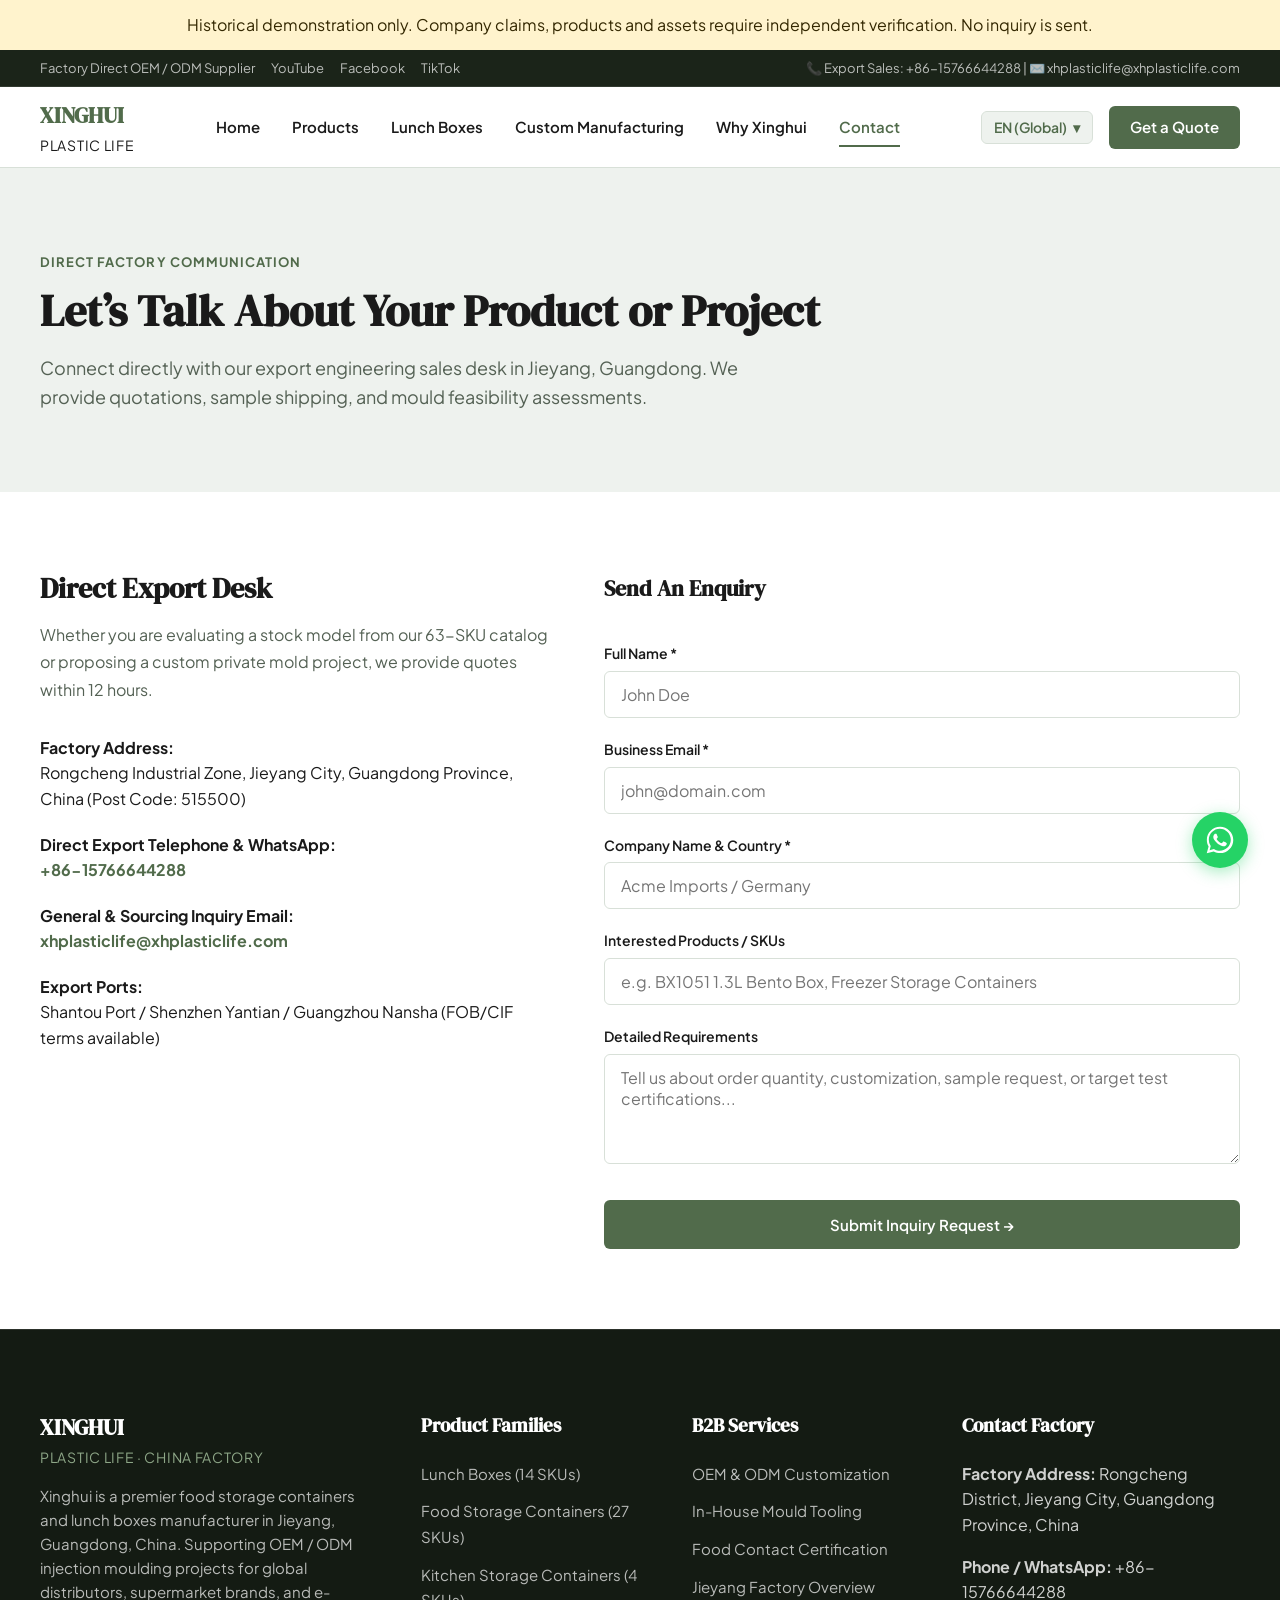
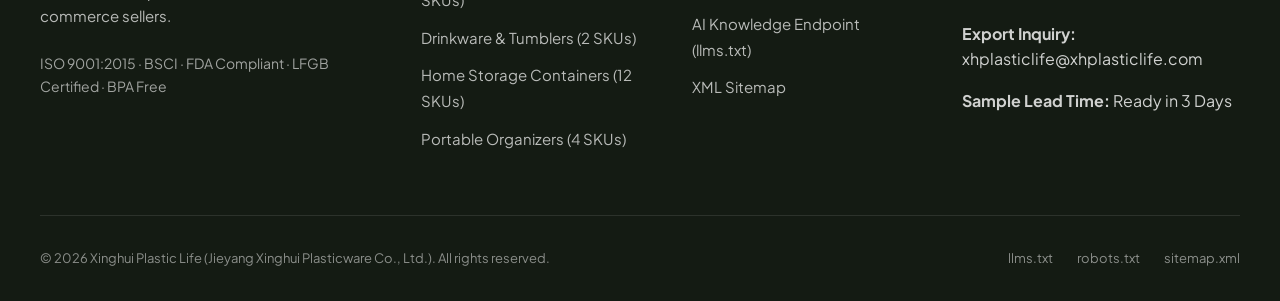
<file: templates/b2b-factory-starter/contact.html>
<!DOCTYPE html>
<html lang="en">
<head>
  <meta name="robots" content="noindex, nofollow">
  <meta charset="UTF-8">
  <meta name="viewport" content="width=device-width, initial-scale=1.0">
  <title>Contact Xinghui | Request Quotation & Sourcing Discussion</title>
  <meta name="description" content="Contact Xinghui about wholesale food storage containers, custom product development or e-commerce sourcing. Direct factory inquiry desk in Jieyang, China.">
    <!-- Default Site Protection (from b2b-global-brand-site-master) -->
  <meta http-equiv="X-Frame-Options" content="DENY">
  <meta http-equiv="Content-Security-Policy" content="frame-ancestors 'none';">
  <link rel="stylesheet" href="css/style.css">
</head>
<body>
<aside role="note" style="padding:12px;text-align:center;background:#fff3cd;color:#332701">Historical demonstration only. Company claims, products and assets require independent verification. No inquiry is sent.</aside>
  
    <!-- Top Utility Bar -->
    <div class="top-utility-bar">
      <div class="page-container top-utility-content">
        <div class="top-social-links">
          <span>Factory Direct OEM / ODM Supplier</span>
          <a href="https://www.youtube.com/@gdxinghui" target="_blank" rel="noopener" aria-label="YouTube">YouTube</a>
          <a href="https://www.facebook.com/profile.php?id=61577398111498" target="_blank" rel="noopener" aria-label="Facebook">Facebook</a>
          <a href="https://www.tiktok.com/@gdxinghui" target="_blank" rel="noopener" aria-label="TikTok">TikTok</a>
        </div>
        <div>
          <span>📞 Export Sales: +86-15766644288</span> | <span>✉️ xhplasticlife@xhplasticlife.com</span>
        </div>
      </div>
    </div>

    <!-- Main Sticky Header -->
    <header class="site-header">
      <div class="page-container site-header-inner">
        <a href="index.html" class="brand-logo-wrap" aria-label="Xinghui Plastic Life Home">
          <div class="brand-logo-text">
            XINGHUI
            <span>Plastic Life</span>
          </div>
        </a>

        <!-- Desktop Navigation -->
        <nav class="main-navigation" aria-label="Primary Navigation">
          <a href="index.html" class="nav-link ">Home</a>
          <a href="products.html" class="nav-link ">Products</a>
          <a href="lunch-boxes.html" class="nav-link ">Lunch Boxes</a>
          <a href="custom-solutions.html" class="nav-link ">Custom Manufacturing</a>
          <a href="about.html" class="nav-link ">Why Xinghui</a>
          <a href="contact.html" class="nav-link active">Contact</a>
        </nav>

        <!-- Header Actions: Multilingual & RFQ CTA -->
        <div class="header-actions">
          <div class="lang-dropdown" id="langSelector">
            <button class="lang-btn" aria-label="Select Language">
              <span>EN (Global)</span> ▾
            </button>
            <div class="lang-menu">English demonstration only</div>
          </div>
          <a href="contact.html" class="btn btn-primary" style="padding: 0.55rem 1.25rem;">Get a Quote</a>
          <button class="mobile-toggle" id="mobileToggle" aria-label="Toggle navigation menu">
            <span></span>
            <span></span>
            <span></span>
          </button>
        </div>
      </div>
    </header>

    <!-- Mobile Drawer Navigation -->
    <div class="mobile-drawer" id="mobileDrawer">
      <div class="mobile-drawer-header">
        <div class="brand-logo-text">XINGHUI <span>Plastic Life</span></div>
        <button id="closeDrawer" style="background:none; border:none; font-size:1.5rem; cursor:pointer;" aria-label="Close menu">&times;</button>
      </div>
      <div class="mobile-nav-links">
        <a href="index.html">Home</a>
        <a href="products.html">All Products (63 SKUs)</a>
        <a href="lunch-boxes.html">Wholesale Lunch Boxes</a>
        <a href="custom-solutions.html">Custom Manufacturing</a>
        <a href="about.html">About Factory</a>
        <a href="contact.html">Get Quotation / RFQ</a>
      </div>
      <div style="margin-top: 2rem; padding-top: 1.5rem; border-top: 1px solid var(--color-border);">
        <p style="font-size: 0.875rem; color: var(--color-fg-muted); margin-bottom: 0.5rem;">Direct Export Desk:</p>
        <p><strong>+86-15766644288</strong></p>
        <p>xhplasticlife@xhplasticlife.com</p>
      </div>
    </div>
    

  <div class="surface-tint section-padding">
    <div class="page-container">
      <span class="eyebrow">Direct Factory Communication</span>
      <h1 class="section-title">Let’s Talk About Your Product or Project</h1>
      <p class="section-lead">
        Connect directly with our export engineering sales desk in Jieyang, Guangdong. We provide quotations, sample shipping, and mould feasibility assessments.
      </p>
    </div>
  </div>

  <div class="page-container section-padding">
    <div class="rfq-box-grid">
      <div>
        <h2 class="section-title" style="font-size:1.75rem;">Direct Export Desk</h2>
        <p style="color:var(--color-fg-muted); line-height:1.7; margin-bottom:2rem;">
          Whether you are evaluating a stock model from our 63-SKU catalog or proposing a custom private mold project, we provide quotes within 12 hours.
        </p>

        <div style="display:flex; flex-direction:column; gap:1.25rem;">
          <div>
            <strong>Factory Address:</strong><br>
            Rongcheng Industrial Zone, Jieyang City, Guangdong Province, China (Post Code: 515500)
          </div>
          <div>
            <strong>Direct Export Telephone & WhatsApp:</strong><br>
            <a href="tel:+8615766644288" style="color:var(--color-accent-strong); font-weight:700;">+86-15766644288</a>
          </div>
          <div>
            <strong>General & Sourcing Inquiry Email:</strong><br>
            <a href="mailto:xhplasticlife@xhplasticlife.com" style="color:var(--color-accent-strong); font-weight:700;">xhplasticlife@xhplasticlife.com</a>
          </div>
          <div>
            <strong>Export Ports:</strong><br>
            Shantou Port / Shenzhen Yantian / Guangzhou Nansha (FOB/CIF terms available)
          </div>
        </div>
      </div>

      <form class="rfq-form rfq-form-submit">
            <!-- Honeypot Bot Trap (from b2b-global-brand-site-master) -->
            <input type="text" name="_hp_check" style="display:none !important; position:absolute; left:-9999px;" tabindex="-1" autocomplete="off">
        <h3 style="font-family:var(--font-display); font-size:1.35rem; margin-bottom:1rem;">Send An Enquiry</h3>
        <div class="form-group">
          <label class="form-label">Full Name *</label>
          <input type="text" name="name" class="form-control" required placeholder="John Doe">
        </div>
        <div class="form-group">
          <label class="form-label">Business Email *</label>
          <input type="email" name="email" class="form-control" required placeholder="john@domain.com">
        </div>
        <div class="form-group">
          <label class="form-label">Company Name & Country *</label>
          <input type="text" name="company" class="form-control" required placeholder="Acme Imports / Germany">
        </div>
        <div class="form-group">
          <label class="form-label">Interested Products / SKUs</label>
          <input type="text" name="sku" class="form-control" placeholder="e.g. BX1051 1.3L Bento Box, Freezer Storage Containers">
        </div>
        <div class="form-group">
          <label class="form-label">Detailed Requirements</label>
          <textarea name="message" class="form-control" rows="4" placeholder="Tell us about order quantity, customization, sample request, or target test certifications..."></textarea>
        </div>
        <button type="submit" class="btn btn-primary" style="margin-top:1rem;">Submit Inquiry Request →</button>
      </form>
    </div>
  </div>

  
    <footer class="site-footer">
      <div class="page-container">
        <div class="footer-grid">
          <div class="footer-col">
            <div class="brand-logo-text" style="color: #fff; margin-bottom: 1rem;">
              XINGHUI
              <span style="color: var(--color-accent);">Plastic Life · China Factory</span>
            </div>
            <p style="font-size: 0.9375rem; line-height: 1.6; color: rgba(255,255,255,0.7); margin-bottom: 1.5rem;">
              Xinghui is a premier food storage containers and lunch boxes manufacturer in Jieyang, Guangdong, China. Supporting OEM / ODM injection moulding projects for global distributors, supermarket brands, and e-commerce sellers.
            </p>
            <div style="font-size: 0.875rem; color: rgba(255,255,255,0.6);">
              ISO 9001:2015 · BSCI · FDA Compliant · LFGB Certified · BPA Free
            </div>
          </div>

          <div class="footer-col">
            <h4>Product Families</h4>
            <ul>
              <li><a href="lunch-boxes.html">Lunch Boxes (14 SKUs)</a></li>
              <li><a href="products.html?cat=food-storage-containers">Food Storage Containers (27 SKUs)</a></li>
              <li><a href="products.html?cat=kitchen-storage-containers">Kitchen Storage Containers (4 SKUs)</a></li>
              <li><a href="products.html?cat=drinkware">Drinkware & Tumblers (2 SKUs)</a></li>
              <li><a href="products.html?cat=home-storage-containers">Home Storage Containers (12 SKUs)</a></li>
              <li><a href="products.html?cat=portable-organizers">Portable Organizers (4 SKUs)</a></li>
            </ul>
          </div>

          <div class="footer-col">
            <h4>B2B Services</h4>
            <ul>
              <li><a href="custom-solutions.html">OEM & ODM Customization</a></li>
              <li><a href="custom-solutions.html#tooling">In-House Mould Tooling</a></li>
              <li><a href="about.html#compliance">Food Contact Certification</a></li>
              <li><a href="about.html">Jieyang Factory Overview</a></li>
              <li><a href="llms.txt">AI Knowledge Endpoint (llms.txt)</a></li>
              <li><a href="sitemap.xml">XML Sitemap</a></li>
            </ul>
          </div>

          <div class="footer-col">
            <h4>Contact Factory</h4>
            <ul style="gap: 1rem;">
              <li><strong>Factory Address:</strong> Rongcheng District, Jieyang City, Guangdong Province, China</li>
              <li><strong>Phone / WhatsApp:</strong> +86-15766644288</li>
              <li><strong>Export Inquiry:</strong> xhplasticlife@xhplasticlife.com</li>
              <li><strong>Sample Lead Time:</strong> Ready in 3 Days</li>
            </ul>
          </div>
        </div>

        <div class="footer-bottom">
          <div>© 2026 Xinghui Plastic Life (Jieyang Xinghui Plasticware Co., Ltd.). All rights reserved.</div>
          <div style="display: flex; gap: 1.5rem;">
            <a href="llms.txt" style="color:inherit;">llms.txt</a>
            <a href="robots.txt" style="color:inherit;">robots.txt</a>
            <a href="sitemap.xml" style="color:inherit;">sitemap.xml</a>
          </div>
        </div>
      </div>
    </footer>

    <!-- WhatsApp Quick Contact Floating Button -->
    <a href="https://wa.me/8615766644288?text=Hello%20Xinghui%20Factory,%20I%20am%20interested%20in%20your%20food%20storage%20containers%20and%20lunch%20boxes." 
       class="whatsapp-float" target="_blank" rel="noopener" aria-label="Chat on WhatsApp">
      <svg width="32" height="32" viewBox="0 0 24 24" fill="currentColor">
        <path d="M12.04 2c-5.46 0-9.91 4.45-9.91 9.91 0 1.75.46 3.45 1.32 4.95L2.05 22l5.25-1.38c1.45.79 3.08 1.21 4.74 1.21 5.46 0 9.91-4.45 9.91-9.91 0-5.46-4.45-9.92-9.91-9.92zm0 18.15c-1.52 0-3.01-.41-4.31-1.18l-.31-.18-3.2.84.85-3.12-.2-.32a8.212 8.212 0 0 1-1.26-4.38c0-4.54 3.7-8.24 8.24-8.24 4.54 0 8.24 3.7 8.24 8.24 0 4.54-3.7 8.24-8.24 8.24zm4.52-6.17c-.25-.12-1.47-.72-1.7-.81-.23-.08-.39-.12-.56.12-.17.25-.64.81-.79.97-.14.17-.29.19-.54.06-.25-.12-1.05-.39-2-1.23-.74-.66-1.24-1.47-1.39-1.72-.14-.25-.02-.38.11-.5.11-.11.25-.29.37-.43.12-.14.17-.25.25-.41.08-.17.04-.31-.02-.43-.06-.12-.56-1.34-.76-1.84-.2-.48-.4-.42-.56-.43h-.47c-.17 0-.43.06-.66.31-.23.25-.87.85-.87 2.07 0 1.22.89 2.4 1.01 2.57.12.17 1.75 2.67 4.24 3.74.59.26 1.05.41 1.41.53.6.19 1.14.16 1.57.1.48-.07 1.47-.6 1.68-1.18.21-.58.21-1.07.15-1.18-.06-.12-.22-.19-.47-.31z"/>
      </svg>
    </a>
    <script src="js/main.js"></script>
    <script type="module" src="js/sourcing_estimator.js"></script>
    
</body>
</html>
</file>
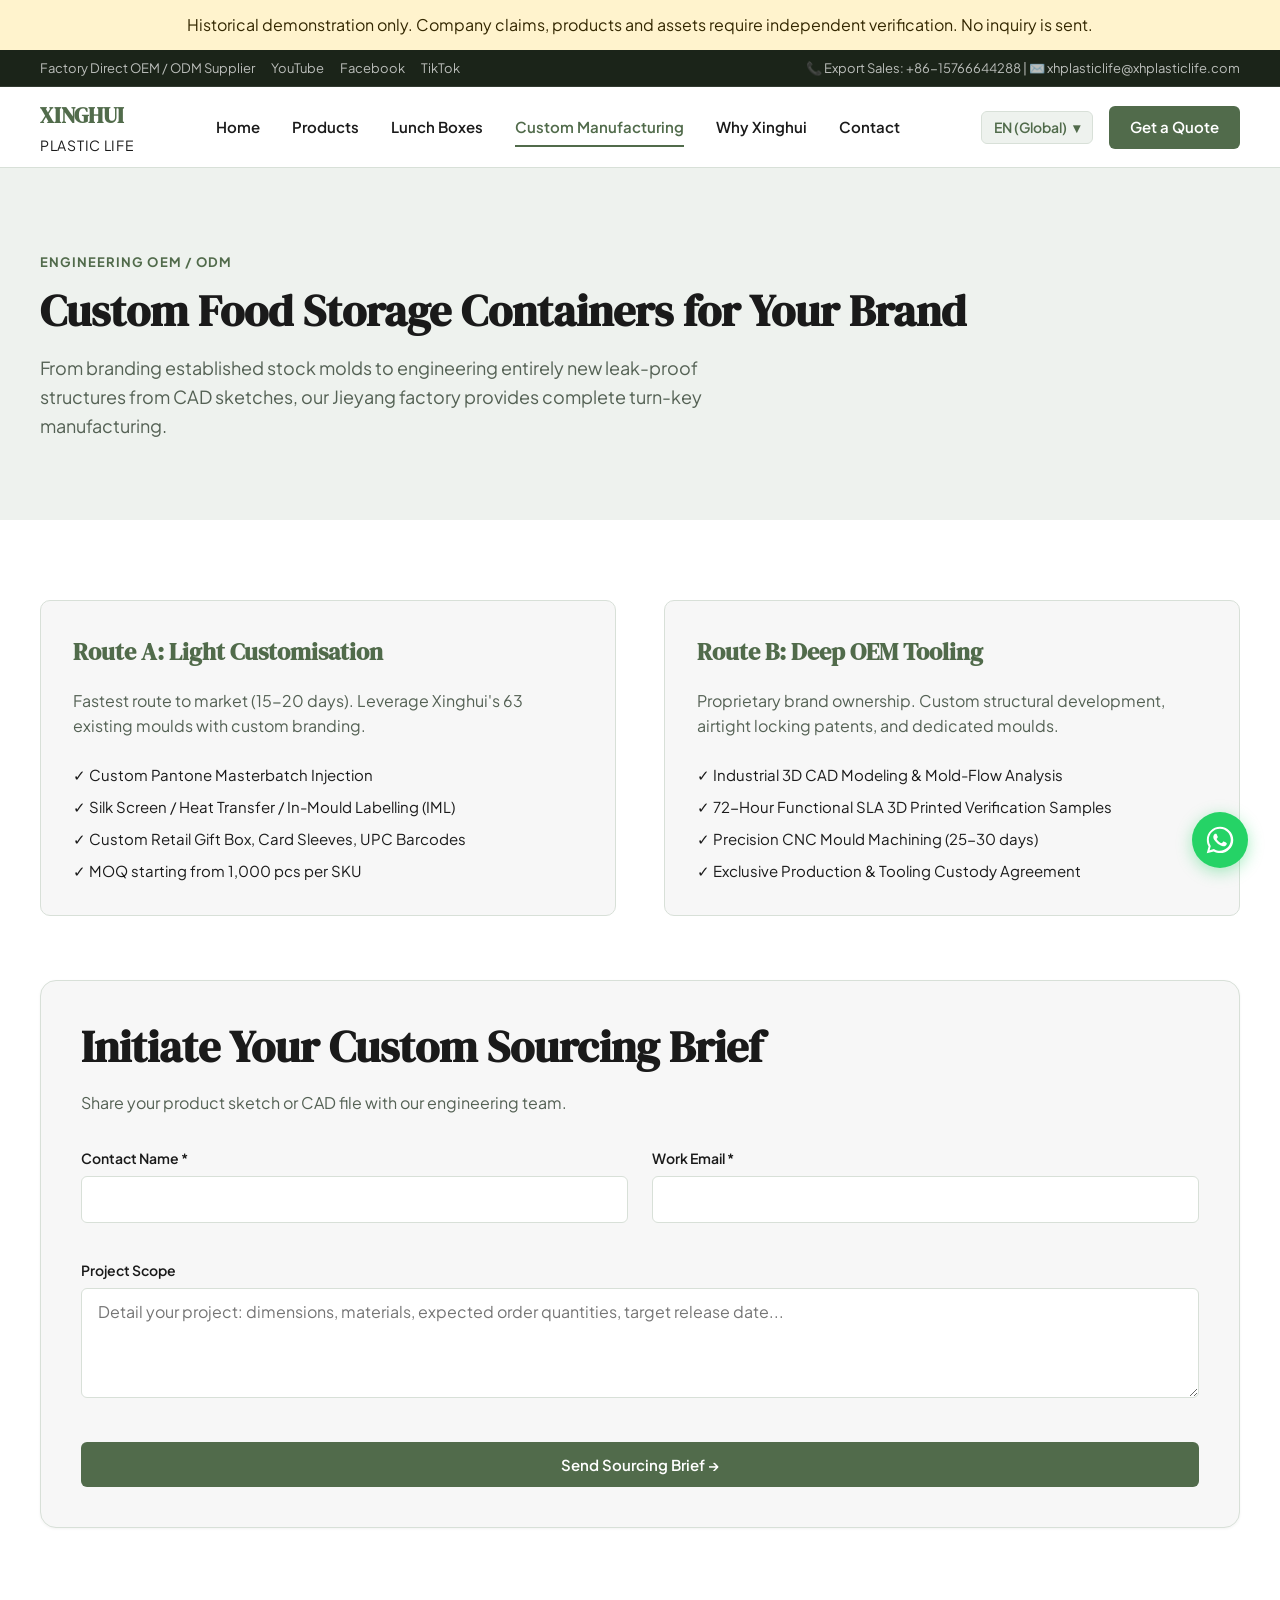
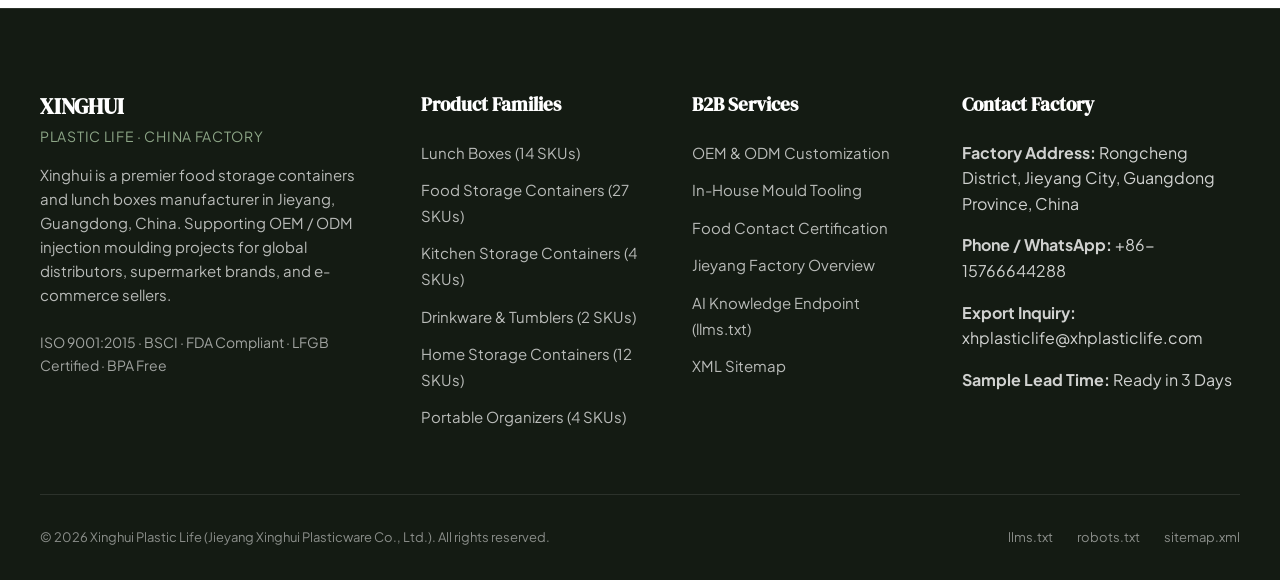
<file: templates/b2b-factory-starter/custom-solutions.html>
<!DOCTYPE html>
<html lang="en">
<head>
  <meta name="robots" content="noindex, nofollow">
  <meta charset="UTF-8">
  <meta name="viewport" content="width=device-width, initial-scale=1.0">
  <title>Custom Food Storage Containers | OEM & ODM Moulding | Xinghui</title>
  <meta name="description" content="Develop custom food storage containers with Xinghui: ready-to-make branding, in-house tooling, 3D prototypes, and mass injection moulding in Jieyang, China.">
    <!-- Default Site Protection (from b2b-global-brand-site-master) -->
  <meta http-equiv="X-Frame-Options" content="DENY">
  <meta http-equiv="Content-Security-Policy" content="frame-ancestors 'none';">
  <link rel="stylesheet" href="css/style.css">
</head>
<body>
<aside role="note" style="padding:12px;text-align:center;background:#fff3cd;color:#332701">Historical demonstration only. Company claims, products and assets require independent verification. No inquiry is sent.</aside>
  
    <!-- Top Utility Bar -->
    <div class="top-utility-bar">
      <div class="page-container top-utility-content">
        <div class="top-social-links">
          <span>Factory Direct OEM / ODM Supplier</span>
          <a href="https://www.youtube.com/@gdxinghui" target="_blank" rel="noopener" aria-label="YouTube">YouTube</a>
          <a href="https://www.facebook.com/profile.php?id=61577398111498" target="_blank" rel="noopener" aria-label="Facebook">Facebook</a>
          <a href="https://www.tiktok.com/@gdxinghui" target="_blank" rel="noopener" aria-label="TikTok">TikTok</a>
        </div>
        <div>
          <span>📞 Export Sales: +86-15766644288</span> | <span>✉️ xhplasticlife@xhplasticlife.com</span>
        </div>
      </div>
    </div>

    <!-- Main Sticky Header -->
    <header class="site-header">
      <div class="page-container site-header-inner">
        <a href="index.html" class="brand-logo-wrap" aria-label="Xinghui Plastic Life Home">
          <div class="brand-logo-text">
            XINGHUI
            <span>Plastic Life</span>
          </div>
        </a>

        <!-- Desktop Navigation -->
        <nav class="main-navigation" aria-label="Primary Navigation">
          <a href="index.html" class="nav-link ">Home</a>
          <a href="products.html" class="nav-link ">Products</a>
          <a href="lunch-boxes.html" class="nav-link ">Lunch Boxes</a>
          <a href="custom-solutions.html" class="nav-link active">Custom Manufacturing</a>
          <a href="about.html" class="nav-link ">Why Xinghui</a>
          <a href="contact.html" class="nav-link ">Contact</a>
        </nav>

        <!-- Header Actions: Multilingual & RFQ CTA -->
        <div class="header-actions">
          <div class="lang-dropdown" id="langSelector">
            <button class="lang-btn" aria-label="Select Language">
              <span>EN (Global)</span> ▾
            </button>
            <div class="lang-menu">English demonstration only</div>
          </div>
          <a href="contact.html" class="btn btn-primary" style="padding: 0.55rem 1.25rem;">Get a Quote</a>
          <button class="mobile-toggle" id="mobileToggle" aria-label="Toggle navigation menu">
            <span></span>
            <span></span>
            <span></span>
          </button>
        </div>
      </div>
    </header>

    <!-- Mobile Drawer Navigation -->
    <div class="mobile-drawer" id="mobileDrawer">
      <div class="mobile-drawer-header">
        <div class="brand-logo-text">XINGHUI <span>Plastic Life</span></div>
        <button id="closeDrawer" style="background:none; border:none; font-size:1.5rem; cursor:pointer;" aria-label="Close menu">&times;</button>
      </div>
      <div class="mobile-nav-links">
        <a href="index.html">Home</a>
        <a href="products.html">All Products (63 SKUs)</a>
        <a href="lunch-boxes.html">Wholesale Lunch Boxes</a>
        <a href="custom-solutions.html">Custom Manufacturing</a>
        <a href="about.html">About Factory</a>
        <a href="contact.html">Get Quotation / RFQ</a>
      </div>
      <div style="margin-top: 2rem; padding-top: 1.5rem; border-top: 1px solid var(--color-border);">
        <p style="font-size: 0.875rem; color: var(--color-fg-muted); margin-bottom: 0.5rem;">Direct Export Desk:</p>
        <p><strong>+86-15766644288</strong></p>
        <p>xhplasticlife@xhplasticlife.com</p>
      </div>
    </div>
    

  <div class="surface-tint section-padding">
    <div class="page-container">
      <span class="eyebrow">Engineering OEM / ODM</span>
      <h1 class="section-title">Custom Food Storage Containers for Your Brand</h1>
      <p class="section-lead">
        From branding established stock molds to engineering entirely new leak-proof structures from CAD sketches, our Jieyang factory provides complete turn-key manufacturing.
      </p>
    </div>
  </div>

  <div class="page-container section-padding">
    <div style="display:grid; grid-template-columns:1fr 1fr; gap:3rem; margin-bottom:4rem;" class="sm:grid-cols-2">
      <div style="background:var(--color-light); padding:2rem; border-radius:var(--radius-md); border:1px solid var(--color-border);">
        <h3 style="font-family:var(--font-display); font-size:1.5rem; margin-bottom:1rem; color:var(--color-accent-strong);">Route A: Light Customisation</h3>
        <p style="color:var(--color-fg-muted); margin-bottom:1.5rem;">Fastest route to market (15-20 days). Leverage Xinghui's 63 existing moulds with custom branding.</p>
        <ul style="list-style:none; display:flex; flex-direction:column; gap:0.5rem; font-size:0.9375rem;">
          <li>✓ Custom Pantone Masterbatch Injection</li>
          <li>✓ Silk Screen / Heat Transfer / In-Mould Labelling (IML)</li>
          <li>✓ Custom Retail Gift Box, Card Sleeves, UPC Barcodes</li>
          <li>✓ MOQ starting from 1,000 pcs per SKU</li>
        </ul>
      </div>

      <div style="background:var(--color-light); padding:2rem; border-radius:var(--radius-md); border:1px solid var(--color-border);">
        <h3 style="font-family:var(--font-display); font-size:1.5rem; margin-bottom:1rem; color:var(--color-accent-strong);">Route B: Deep OEM Tooling</h3>
        <p style="color:var(--color-fg-muted); margin-bottom:1.5rem;">Proprietary brand ownership. Custom structural development, airtight locking patents, and dedicated moulds.</p>
        <ul style="list-style:none; display:flex; flex-direction:column; gap:0.5rem; font-size:0.9375rem;">
          <li>✓ Industrial 3D CAD Modeling & Mold-Flow Analysis</li>
          <li>✓ 72-Hour Functional SLA 3D Printed Verification Samples</li>
          <li>✓ Precision CNC Mould Machining (25-30 days)</li>
          <li>✓ Exclusive Production & Tooling Custody Agreement</li>
        </ul>
      </div>
    </div>

    <!-- RFQ Form Closer -->
    <div class="rfq-box">
      <h2 class="section-title">Initiate Your Custom Sourcing Brief</h2>
      <p style="color:var(--color-fg-muted); margin-bottom:2rem;">Share your product sketch or CAD file with our engineering team.</p>
      <form class="rfq-form rfq-form-submit">
            <!-- Honeypot Bot Trap (from b2b-global-brand-site-master) -->
            <input type="text" name="_hp_check" style="display:none !important; position:absolute; left:-9999px;" tabindex="-1" autocomplete="off">
        <div style="display:grid; grid-template-columns:1fr 1fr; gap:1.5rem;" class="sm:grid-cols-2">
          <div class="form-group">
            <label class="form-label">Contact Name *</label>
            <input type="text" class="form-control" name="name" required>
          </div>
          <div class="form-group">
            <label class="form-label">Work Email *</label>
            <input type="email" class="form-control" name="email" required>
          </div>
        </div>
        <div class="form-group" style="margin-top:1rem;">
          <label class="form-label">Project Scope</label>
          <textarea class="form-control" rows="4" placeholder="Detail your project: dimensions, materials, expected order quantities, target release date..."></textarea>
        </div>
        <button type="submit" class="btn btn-primary" style="margin-top:1.5rem; padding:0.75rem 2rem;">Send Sourcing Brief →</button>
      </form>
    </div>
  </div>

  
    <footer class="site-footer">
      <div class="page-container">
        <div class="footer-grid">
          <div class="footer-col">
            <div class="brand-logo-text" style="color: #fff; margin-bottom: 1rem;">
              XINGHUI
              <span style="color: var(--color-accent);">Plastic Life · China Factory</span>
            </div>
            <p style="font-size: 0.9375rem; line-height: 1.6; color: rgba(255,255,255,0.7); margin-bottom: 1.5rem;">
              Xinghui is a premier food storage containers and lunch boxes manufacturer in Jieyang, Guangdong, China. Supporting OEM / ODM injection moulding projects for global distributors, supermarket brands, and e-commerce sellers.
            </p>
            <div style="font-size: 0.875rem; color: rgba(255,255,255,0.6);">
              ISO 9001:2015 · BSCI · FDA Compliant · LFGB Certified · BPA Free
            </div>
          </div>

          <div class="footer-col">
            <h4>Product Families</h4>
            <ul>
              <li><a href="lunch-boxes.html">Lunch Boxes (14 SKUs)</a></li>
              <li><a href="products.html?cat=food-storage-containers">Food Storage Containers (27 SKUs)</a></li>
              <li><a href="products.html?cat=kitchen-storage-containers">Kitchen Storage Containers (4 SKUs)</a></li>
              <li><a href="products.html?cat=drinkware">Drinkware & Tumblers (2 SKUs)</a></li>
              <li><a href="products.html?cat=home-storage-containers">Home Storage Containers (12 SKUs)</a></li>
              <li><a href="products.html?cat=portable-organizers">Portable Organizers (4 SKUs)</a></li>
            </ul>
          </div>

          <div class="footer-col">
            <h4>B2B Services</h4>
            <ul>
              <li><a href="custom-solutions.html">OEM & ODM Customization</a></li>
              <li><a href="custom-solutions.html#tooling">In-House Mould Tooling</a></li>
              <li><a href="about.html#compliance">Food Contact Certification</a></li>
              <li><a href="about.html">Jieyang Factory Overview</a></li>
              <li><a href="llms.txt">AI Knowledge Endpoint (llms.txt)</a></li>
              <li><a href="sitemap.xml">XML Sitemap</a></li>
            </ul>
          </div>

          <div class="footer-col">
            <h4>Contact Factory</h4>
            <ul style="gap: 1rem;">
              <li><strong>Factory Address:</strong> Rongcheng District, Jieyang City, Guangdong Province, China</li>
              <li><strong>Phone / WhatsApp:</strong> +86-15766644288</li>
              <li><strong>Export Inquiry:</strong> xhplasticlife@xhplasticlife.com</li>
              <li><strong>Sample Lead Time:</strong> Ready in 3 Days</li>
            </ul>
          </div>
        </div>

        <div class="footer-bottom">
          <div>© 2026 Xinghui Plastic Life (Jieyang Xinghui Plasticware Co., Ltd.). All rights reserved.</div>
          <div style="display: flex; gap: 1.5rem;">
            <a href="llms.txt" style="color:inherit;">llms.txt</a>
            <a href="robots.txt" style="color:inherit;">robots.txt</a>
            <a href="sitemap.xml" style="color:inherit;">sitemap.xml</a>
          </div>
        </div>
      </div>
    </footer>

    <!-- WhatsApp Quick Contact Floating Button -->
    <a href="https://wa.me/8615766644288?text=Hello%20Xinghui%20Factory,%20I%20am%20interested%20in%20your%20food%20storage%20containers%20and%20lunch%20boxes." 
       class="whatsapp-float" target="_blank" rel="noopener" aria-label="Chat on WhatsApp">
      <svg width="32" height="32" viewBox="0 0 24 24" fill="currentColor">
        <path d="M12.04 2c-5.46 0-9.91 4.45-9.91 9.91 0 1.75.46 3.45 1.32 4.95L2.05 22l5.25-1.38c1.45.79 3.08 1.21 4.74 1.21 5.46 0 9.91-4.45 9.91-9.91 0-5.46-4.45-9.92-9.91-9.92zm0 18.15c-1.52 0-3.01-.41-4.31-1.18l-.31-.18-3.2.84.85-3.12-.2-.32a8.212 8.212 0 0 1-1.26-4.38c0-4.54 3.7-8.24 8.24-8.24 4.54 0 8.24 3.7 8.24 8.24 0 4.54-3.7 8.24-8.24 8.24zm4.52-6.17c-.25-.12-1.47-.72-1.7-.81-.23-.08-.39-.12-.56.12-.17.25-.64.81-.79.97-.14.17-.29.19-.54.06-.25-.12-1.05-.39-2-1.23-.74-.66-1.24-1.47-1.39-1.72-.14-.25-.02-.38.11-.5.11-.11.25-.29.37-.43.12-.14.17-.25.25-.41.08-.17.04-.31-.02-.43-.06-.12-.56-1.34-.76-1.84-.2-.48-.4-.42-.56-.43h-.47c-.17 0-.43.06-.66.31-.23.25-.87.85-.87 2.07 0 1.22.89 2.4 1.01 2.57.12.17 1.75 2.67 4.24 3.74.59.26 1.05.41 1.41.53.6.19 1.14.16 1.57.1.48-.07 1.47-.6 1.68-1.18.21-.58.21-1.07.15-1.18-.06-.12-.22-.19-.47-.31z"/>
      </svg>
    </a>
    <script src="js/main.js"></script>
    <script type="module" src="js/sourcing_estimator.js"></script>
    
</body>
</html>
</file>
<file: templates/b2b-factory-starter/css/style.css>
/* ==========================================================================
   Xinghui Plastic Life · 1:1 High-Fidelity Design System
   Source: https://www.xhplasticlife.com/
   Tokens: DM Serif Display, Olive Accent #516b4b, Warm Oatmeal #e9e9d2
   ========================================================================== */

@import url('https://fonts.googleapis.com/css2?family=DM+Serif+Display:ital@0;1&family=Plus+Jakarta+Sans:wght@400;500;600;700&display=swap');

:root {
  /* Colors */
  --color-accent-strong: #516b4b;
  --color-accent: #8da687;
  --color-accent-hover: #41563c;
  --color-sunken: #e9e9d2;
  --color-sand: #dddab3;
  --color-tint: #eef2ee;
  --color-light: #f7f7f7;
  --color-white: #ffffff;
  --color-fg: #1a1a1a;
  --color-fg-muted: #546154;
  --color-fg-subtle: #758375;
  --color-border: #d8e0d8;
  --color-border-subtle: #e5ece5;
  --color-overlay-dark: rgba(26, 26, 26, 0.65);

  /* Typography */
  --font-display: "DM Serif Display", Georgia, "Times New Roman", serif;
  --font-sans: "Plus Jakarta Sans", -apple-system, BlinkMacSystemFont, "Segoe UI", Roboto, sans-serif;
  --font-mono: ui-monospace, SFMono-Regular, Menlo, Monaco, Consolas, monospace;

  /* Layout */
  --max-width: 1280px;
  --header-height: 80px;
  --radius-sm: 6px;
  --radius-md: 10px;
  --radius-lg: 16px;
  --radius-full: 9999px;
  --shadow-sm: 0 1px 3px rgba(0, 0, 0, 0.05);
  --shadow-md: 0 4px 12px rgba(0, 0, 0, 0.08);
  --shadow-lg: 0 12px 30px rgba(0, 0, 0, 0.12);
  --transition: transform 0.25s cubic-bezier(0.16, 1, 0.3, 1), opacity 0.25s cubic-bezier(0.16, 1, 0.3, 1), background-color 0.2s ease, border-color 0.2s ease, box-shadow 0.2s ease;
}

/* Base Reset */
*, *::before, *::after {
  box-sizing: border-box;
  margin: 0;
  padding: 0;
}

html {
  scroll-behavior: smooth;
  font-size: 16px;
  -webkit-text-size-adjust: 100%;
}

body {
  font-family: var(--font-sans);
  color: var(--color-fg);
  background-color: var(--color-white);
  line-height: 1.6;
  -webkit-font-smoothing: antialiased;
}

img {
  max-width: 100%;
  height: auto;
  display: block;
}

a {
  color: inherit;
  text-decoration: none;
  transition: var(--transition);
}

button, input, select, textarea {
  font-family: inherit;
  font-size: inherit;
}

/* Surface Classes */
.surface-media {
  background-color: #242f22;
  color: var(--color-white);
  position: relative;
}

.surface-sunken {
  background-color: var(--color-sunken);
  color: var(--color-fg);
}

.surface-tint {
  background-color: var(--color-tint);
  color: var(--color-fg);
}

.surface-light {
  background-color: var(--color-light);
  color: var(--color-fg);
}

.surface-white {
  background-color: var(--color-white);
  color: var(--color-fg);
}

.surface-dark {
  background-color: var(--color-accent-strong);
  color: var(--color-white);
}

/* Container Shell */
.section-shell, .page-container {
  max-width: var(--max-width);
  margin-left: auto;
  margin-right: auto;
  padding-left: 1.5rem;
  padding-right: 1.5rem;
}

@media (min-width: 1024px) {
  .section-shell, .page-container {
    padding-left: 2.5rem;
    padding-right: 2.5rem;
  }
}

.section-padding {
  padding-top: 5rem;
  padding-bottom: 5rem;
}

@media (max-width: 768px) {
  .section-padding {
    padding-top: 3.5rem;
    padding-bottom: 3.5rem;
  }
}

/* Typography Helpers */
.font-display {
  font-family: var(--font-display);
  font-weight: 400;
}

.eyebrow {
  display: inline-block;
  font-size: 0.8125rem;
  font-weight: 700;
  text-transform: uppercase;
  letter-spacing: 0.08em;
  color: var(--color-accent-strong);
  margin-bottom: 0.75rem;
}

.surface-media .eyebrow {
  color: var(--color-accent);
}

.section-title {
  font-family: var(--font-display);
  font-size: clamp(2rem, 3.5vw, 2.75rem);
  line-height: 1.2;
  color: var(--color-fg);
  margin-bottom: 1rem;
}

.surface-media .section-title {
  color: var(--color-white);
}

.section-lead {
  font-size: 1.125rem;
  color: var(--color-fg-muted);
  max-width: 720px;
  line-height: 1.6;
}

.surface-media .section-lead {
  color: rgba(255, 255, 255, 0.85);
}

/* Buttons */
.btn {
  display: inline-flex;
  align-items: center;
  justify-content: center;
  gap: 0.5rem;
  padding: 0.875rem 1.75rem;
  font-weight: 600;
  font-size: 0.9375rem;
  border-radius: var(--radius-sm);
  cursor: pointer;
  border: 1px solid transparent;
  transition: var(--transition);
}

.btn-primary {
  background-color: var(--color-accent-strong);
  color: var(--color-white);
}

.btn-primary:hover {
  background-color: var(--color-accent-hover);
  box-shadow: 0 4px 12px rgba(81, 107, 75, 0.3);
}

.btn-secondary {
  background-color: transparent;
  color: var(--color-white);
  border-color: rgba(255, 255, 255, 0.4);
}

.btn-secondary:hover {
  background-color: rgba(255, 255, 255, 0.1);
  border-color: var(--color-white);
}

.btn-outline {
  background-color: transparent;
  color: var(--color-accent-strong);
  border-color: var(--color-accent-strong);
}

.btn-outline:hover {
  background-color: var(--color-accent-strong);
  color: var(--color-white);
}

/* ==========================================================================
   Header & Utility Bar
   ========================================================================== */
.top-utility-bar {
  background-color: #1b2419;
  color: rgba(255, 255, 255, 0.7);
  font-size: 0.8125rem;
  padding: 0.5rem 0;
  border-bottom: 1px solid rgba(255, 255, 255, 0.1);
}

.top-utility-content {
  display: flex;
  justify-content: space-between;
  align-items: center;
}

.top-social-links {
  display: flex;
  align-items: center;
  gap: 1rem;
}

.top-social-links a:hover {
  color: var(--color-white);
}

.site-header {
  position: sticky;
  top: 0;
  z-index: 1000;
  background-color: rgba(255, 255, 255, 0.95);
  backdrop-filter: blur(10px);
  border-bottom: 1px solid var(--color-border);
  transition: var(--transition);
}

.site-header-inner {
  display: flex;
  align-items: center;
  justify-content: space-between;
  height: var(--header-height);
}

.brand-logo-wrap {
  display: flex;
  align-items: center;
  gap: 0.75rem;
}

.brand-logo-text {
  font-family: var(--font-display);
  font-size: 1.4rem;
  color: var(--color-accent-strong);
  font-weight: 700;
  letter-spacing: -0.01em;
}

.brand-logo-text span {
  color: var(--color-fg);
  font-family: var(--font-sans);
  font-weight: 400;
  font-size: 0.875rem;
  display: block;
  letter-spacing: 0.05em;
  text-transform: uppercase;
}

.main-navigation {
  display: none;
}

@media (min-width: 1024px) {
  .main-navigation {
    display: flex;
    align-items: center;
    gap: 2rem;
  }
}

.nav-link {
  font-size: 0.9375rem;
  font-weight: 600;
  color: var(--color-fg);
  position: relative;
  padding: 0.5rem 0;
}

.nav-link:hover, .nav-link.active {
  color: var(--color-accent-strong);
}

.nav-link.active::after {
  content: "";
  position: absolute;
  bottom: 0;
  left: 0;
  width: 100%;
  height: 2px;
  background-color: var(--color-accent-strong);
}

.header-actions {
  display: flex;
  align-items: center;
  gap: 1rem;
}

/* Language Selector Dropdown */
.lang-dropdown {
  position: relative;
}

.lang-btn {
  display: flex;
  align-items: center;
  gap: 0.35rem;
  background: var(--color-tint);
  border: 1px solid var(--color-border);
  padding: 0.4rem 0.75rem;
  border-radius: var(--radius-sm);
  font-size: 0.875rem;
  font-weight: 600;
  cursor: pointer;
  color: var(--color-accent-strong);
}

.lang-menu {
  position: absolute;
  right: 0;
  top: calc(100% + 0.5rem);
  background: var(--color-white);
  border: 1px solid var(--color-border);
  border-radius: var(--radius-md);
  box-shadow: var(--shadow-md);
  min-width: 140px;
  padding: 0.5rem 0;
  display: none;
  flex-direction: column;
  z-index: 100;
}

.lang-dropdown:hover .lang-menu,
.lang-dropdown:focus-within .lang-menu {
  display: flex;
}

.lang-menu a {
  padding: 0.4rem 1rem;
  font-size: 0.875rem;
  color: var(--color-fg);
}

.lang-menu a:hover {
  background-color: var(--color-tint);
  color: var(--color-accent-strong);
}

/* Mobile Hamburger Toggle */
.mobile-toggle {
  display: flex;
  flex-direction: column;
  justify-content: center;
  gap: 5px;
  width: 32px;
  height: 32px;
  background: transparent;
  border: none;
  cursor: pointer;
}

@media (min-width: 1024px) {
  .mobile-toggle {
    display: none;
  }
}

.mobile-toggle span {
  display: block;
  height: 2px;
  width: 100%;
  background-color: var(--color-fg);
  border-radius: 2px;
  transition: var(--transition);
}

/* Mobile Drawer */
.mobile-drawer {
  position: fixed;
  top: 0;
  left: 0;
  width: 100%;
  height: 100vh;
  background: var(--color-white);
  z-index: 2000;
  padding: 2rem 1.5rem;
  transform: translateX(-100%);
  transition: transform 0.3s ease-in-out;
  overflow-y: auto;
}

.mobile-drawer.open {
  transform: translateX(0);
}

.mobile-drawer-header {
  display: flex;
  justify-content: space-between;
  align-items: center;
  margin-bottom: 2rem;
  padding-bottom: 1rem;
  border-bottom: 1px solid var(--color-border);
}

.mobile-nav-links {
  display: flex;
  flex-direction: column;
  gap: 1.25rem;
}

.mobile-nav-links a {
  font-size: 1.25rem;
  font-weight: 600;
  color: var(--color-fg);
}

/* ==========================================================================
   Hero Section
   ========================================================================== */
.home-hero {
  position: relative;
  min-height: 640px;
  display: flex;
  align-items: center;
  background: linear-gradient(135deg, rgba(27, 36, 25, 0.92) 0%, rgba(36, 47, 34, 0.85) 100%),
              url('https://xinghui-plastic-life-cdn.assetlayer.site/Wholesale-Food-Storage-Containers-Manufacturer-Xinghui-banner.webp') center/cover no-repeat;
  padding: 5rem 0;
}

.hero-grid {
  display: grid;
  grid-template-columns: 1fr;
  gap: 3rem;
  align-items: center;
}

@media (min-width: 1024px) {
  .hero-grid {
    grid-template-columns: 1.15fr 0.85fr;
  }
}

.hero-content h1 {
  font-family: var(--font-display);
  font-size: clamp(2.5rem, 5vw, 3.75rem);
  line-height: 1.15;
  color: var(--color-white);
  margin-bottom: 1.5rem;
}

.hero-lead {
  font-size: 1.1875rem;
  line-height: 1.65;
  color: rgba(255, 255, 255, 0.9);
  margin-bottom: 2rem;
  max-width: 620px;
}

.hero-cta-group {
  display: flex;
  flex-wrap: wrap;
  gap: 1rem;
  margin-bottom: 3rem;
}

/* Certification Badges Grid */
.hero-badges-wrap {
  border-top: 1px solid rgba(255, 255, 255, 0.15);
  padding-top: 1.5rem;
}

.hero-badges-title {
  font-size: 0.8125rem;
  text-transform: uppercase;
  letter-spacing: 0.05em;
  color: rgba(255, 255, 255, 0.6);
  margin-bottom: 1rem;
}

.hero-badges-list {
  display: flex;
  flex-wrap: wrap;
  gap: 1rem;
  align-items: center;
}

.hero-badge-pill {
  background: rgba(255, 255, 255, 0.1);
  backdrop-filter: blur(5px);
  border: 1px solid rgba(255, 255, 255, 0.2);
  border-radius: var(--radius-full);
  padding: 0.35rem 0.85rem;
  font-size: 0.8125rem;
  font-weight: 600;
  color: var(--color-white);
}

.hero-preview-card {
  background: rgba(255, 255, 255, 0.08);
  backdrop-filter: blur(12px);
  border: 1px solid rgba(255, 255, 255, 0.2);
  border-radius: var(--radius-lg);
  padding: 1.5rem;
  box-shadow: var(--shadow-lg);
}

.hero-preview-img {
  border-radius: var(--radius-md);
  overflow: hidden;
  box-shadow: var(--shadow-md);
}

/* ==========================================================================
   Trust Bridge (4-Column Bento Ribbon)
   ========================================================================== */
.trust-bridge {
  border-bottom: 1px solid var(--color-border);
}

.trust-bridge-grid {
  display: grid;
  grid-template-columns: 1fr;
  gap: 2rem;
  padding: 3.5rem 0;
}

@media (min-width: 640px) {
  .trust-bridge-grid {
    grid-template-columns: repeat(2, 1fr);
  }
}

@media (min-width: 1024px) {
  .trust-bridge-grid {
    grid-template-columns: repeat(4, 1fr);
    gap: 2.5rem;
  }
}

.trust-item {
  position: relative;
}

.trust-item-icon {
  width: 44px;
  height: 44px;
  border-radius: var(--radius-md);
  background: rgba(81, 107, 75, 0.12);
  color: var(--color-accent-strong);
  display: flex;
  align-items: center;
  justify-content: center;
  margin-bottom: 1rem;
}

.trust-item h3 {
  font-family: var(--font-display);
  font-size: 1.35rem;
  line-height: 1.3;
  color: var(--color-fg);
  margin-bottom: 0.5rem;
}

.trust-item p {
  font-size: 0.9375rem;
  color: var(--color-fg-muted);
  line-height: 1.55;
}

/* ==========================================================================
   Product Families Showcase (6 Cards)
   ========================================================================== */
.families-grid {
  display: grid;
  grid-template-columns: 1fr;
  gap: 1.5rem;
  margin-top: 3rem;
}

@media (min-width: 640px) {
  .families-grid {
    grid-template-columns: repeat(2, 1fr);
  }
}

@media (min-width: 1024px) {
  .families-grid {
    grid-template-columns: repeat(3, 1fr);
  }
}

.family-card {
  position: relative;
  background: var(--color-light);
  border: 1px solid var(--color-border);
  border-radius: var(--radius-md);
  overflow: hidden;
  transition: var(--transition);
  display: flex;
  flex-direction: column;
}

.family-card:hover {
  transform: translateY(-4px);
  box-shadow: var(--shadow-md);
  border-color: var(--color-accent);
}

.family-card-img-wrap {
  aspect-ratio: 4/3;
  background: var(--color-white);
  overflow: hidden;
  display: flex;
  align-items: center;
  justify-content: center;
  padding: 1.5rem;
}

.family-card-img-wrap img {
  width: 100%;
  height: 100%;
  object-fit: contain;
  transition: transform 0.4s ease;
}

.family-card:hover .family-card-img-wrap img {
  transform: scale(1.05);
}

.family-card-body {
  padding: 1.5rem;
  display: flex;
  flex-direction: column;
  flex-grow: 1;
  background: var(--color-white);
  border-top: 1px solid var(--color-border-subtle);
}

.family-card-title {
  font-family: var(--font-display);
  font-size: 1.35rem;
  margin-bottom: 0.5rem;
  color: var(--color-fg);
}

.family-card-action {
  margin-top: auto;
  padding-top: 1rem;
  display: flex;
  align-items: center;
  justify-content: space-between;
  font-size: 0.875rem;
  font-weight: 600;
  color: var(--color-accent-strong);
}

/* ==========================================================================
   Product Catalogue & 63-SKU Filter Section
   ========================================================================== */
.catalogue-layout {
  display: grid;
  grid-template-columns: 1fr;
  gap: 2.5rem;
  margin-top: 2.5rem;
}

@media (min-width: 1024px) {
  .catalogue-layout {
    grid-template-columns: 280px 1fr;
  }
}

.catalogue-sidebar {
  background: var(--color-light);
  border: 1px solid var(--color-border);
  border-radius: var(--radius-md);
  padding: 1.75rem;
  height: fit-content;
  position: sticky;
  top: 100px;
}

.catalogue-search input {
  width: 100%;
  padding: 0.75rem 1rem;
  border: 1px solid var(--color-border);
  border-radius: var(--radius-sm);
  background: var(--color-white);
  margin-top: 0.5rem;
  margin-bottom: 1.5rem;
}

.catalogue-search input:focus-visible {
  outline: 2px solid var(--color-accent-strong);
  outline-offset: 1px;
  border-color: var(--color-accent-strong);
  box-shadow: 0 0 0 3px rgba(81, 107, 75, 0.15);
}

.catalogue-category-list {
  display: flex;
  flex-direction: column;
  gap: 0.35rem;
}

.cat-btn {
  display: flex;
  align-items: center;
  justify-content: space-between;
  padding: 0.65rem 0.85rem;
  border-radius: var(--radius-sm);
  background: transparent;
  border: none;
  text-align: left;
  font-size: 0.9375rem;
  font-weight: 500;
  color: var(--color-fg);
  cursor: pointer;
  transition: var(--transition);
}

.cat-btn:hover {
  background: rgba(81, 107, 75, 0.08);
  color: var(--color-accent-strong);
}

.cat-btn.active {
  background: var(--color-accent-strong);
  color: var(--color-white);
  font-weight: 600;
}

.cat-count {
  font-size: 0.8125rem;
  opacity: 0.8;
  font-family: var(--font-mono);
}

.catalogue-results-meta {
  display: flex;
  align-items: center;
  justify-content: space-between;
  margin-bottom: 1.5rem;
  padding-bottom: 0.75rem;
  border-bottom: 1px solid var(--color-border);
}

.catalogue-product-grid {
  display: grid;
  grid-template-columns: 1fr;
  gap: 1.5rem;
}

@media (min-width: 640px) {
  .catalogue-product-grid {
    grid-template-columns: repeat(2, 1fr);
  }
}

@media (min-width: 1200px) {
  .catalogue-product-grid {
    grid-template-columns: repeat(3, 1fr);
  }
}

.catalogue-product-card {
  background: var(--color-white);
  border: 1px solid var(--color-border);
  border-radius: var(--radius-md);
  overflow: hidden;
  transition: var(--transition);
  display: flex;
  flex-direction: column;
}

.catalogue-product-card:hover {
  transform: translateY(-3px);
  border-color: var(--color-accent-strong);
  box-shadow: var(--shadow-md);
}

.catalogue-card-img-wrap {
  aspect-ratio: 1;
  background: #fbfbfb;
  padding: 1.5rem;
  display: flex;
  align-items: center;
  justify-content: center;
  overflow: hidden;
}

.catalogue-card-img-wrap img {
  width: 100%;
  height: 100%;
  object-fit: contain;
  transition: transform 0.3s ease;
}

.catalogue-product-card:hover .catalogue-card-img-wrap img {
  transform: scale(1.06);
}

.catalogue-card-body {
  padding: 1.25rem;
  display: flex;
  flex-direction: column;
  flex-grow: 1;
  border-top: 1px solid var(--color-border-subtle);
}

.catalogue-card-title {
  font-size: 1.05rem;
  font-weight: 600;
  line-height: 1.4;
  color: var(--color-fg);
  margin-bottom: 0.5rem;
  display: -webkit-box;
  -webkit-line-clamp: 2;
  -webkit-box-orient: vertical;
  overflow: hidden;
}

.catalogue-card-meta {
  display: flex;
  flex-wrap: wrap;
  gap: 0.4rem;
  margin-top: auto;
  padding-top: 0.75rem;
}

.catalogue-tag {
  background: var(--color-tint);
  color: var(--color-accent-strong);
  font-size: 0.75rem;
  font-weight: 600;
  padding: 0.2rem 0.5rem;
  border-radius: var(--radius-sm);
}

/* ==========================================================================
   Customization Process Section
   ========================================================================== */
.process-grid {
  display: grid;
  grid-template-columns: 1fr;
  gap: 1.5rem;
  margin-top: 3rem;
}

@media (min-width: 640px) {
  .process-grid {
    grid-template-columns: repeat(2, 1fr);
  }
}

@media (min-width: 1024px) {
  .process-grid {
    grid-template-columns: repeat(4, 1fr);
  }
}

.process-card {
  background: var(--color-white);
  border: 1px solid var(--color-border);
  border-radius: var(--radius-md);
  padding: 2rem 1.5rem;
  position: relative;
}

.process-step-num {
  font-family: var(--font-mono);
  font-size: 1.5rem;
  font-weight: 700;
  color: var(--color-accent);
  margin-bottom: 1rem;
}

.process-card h3 {
  font-family: var(--font-display);
  font-size: 1.3rem;
  margin-bottom: 0.75rem;
}

.process-card p {
  font-size: 0.9375rem;
  color: var(--color-fg-muted);
}

/* ==========================================================================
   Factory Capabilities & Profile
   ========================================================================== */
.stats-banner {
  display: grid;
  grid-template-columns: repeat(2, 1fr);
  gap: 1.5rem;
  margin-top: 2.5rem;
}

@media (min-width: 1024px) {
  .stats-banner {
    grid-template-columns: repeat(4, 1fr);
  }
}

.stat-box {
  background: var(--color-white);
  border: 1px solid var(--color-border);
  border-radius: var(--radius-md);
  padding: 1.75rem;
  text-align: center;
}

.stat-number {
  font-family: var(--font-display);
  font-size: 2.5rem;
  color: var(--color-accent-strong);
  line-height: 1;
  margin-bottom: 0.5rem;
}

.stat-label {
  font-size: 0.875rem;
  color: var(--color-fg-muted);
  font-weight: 600;
}

/* Partner Logo Grid */
.partner-grid {
  display: grid;
  grid-template-columns: repeat(2, 1fr);
  gap: 1.5rem;
  align-items: center;
  margin-top: 3rem;
}

@media (min-width: 640px) {
  .partner-grid {
    grid-template-columns: repeat(4, 1fr);
  }
}

@media (min-width: 1024px) {
  .partner-grid {
    grid-template-columns: repeat(8, 1fr);
  }
}

.partner-logo-item {
  background: var(--color-white);
  border: 1px solid var(--color-border);
  border-radius: var(--radius-md);
  padding: 1.25rem;
  display: flex;
  align-items: center;
  justify-content: center;
  height: 80px;
}

.partner-logo-item img {
  max-height: 40px;
  width: auto;
  filter: grayscale(100%);
  opacity: 0.7;
  transition: var(--transition);
}

.partner-logo-item:hover img {
  filter: grayscale(0%);
  opacity: 1;
}

/* ==========================================================================
   FAQ Accordion
   ========================================================================== */
.faq-list {
  max-width: 840px;
  margin: 3rem auto 0;
  display: flex;
  flex-direction: column;
  gap: 1rem;
}

.faq-item {
  background: var(--color-white);
  border: 1px solid var(--color-border);
  border-radius: var(--radius-md);
  overflow: hidden;
  transition: var(--transition);
}

.faq-question {
  display: flex;
  align-items: center;
  justify-content: space-between;
  padding: 1.5rem;
  cursor: pointer;
  font-weight: 600;
  font-size: 1.125rem;
  user-select: none;
}

.faq-question::-webkit-details-marker {
  display: none;
}

.faq-icon {
  width: 24px;
  height: 24px;
  display: flex;
  align-items: center;
  justify-content: center;
  transition: transform 0.3s ease;
  color: var(--color-accent-strong);
}

details[open] .faq-icon {
  transform: rotate(180deg);
}

.faq-answer {
  padding: 0 1.5rem 1.5rem;
  color: var(--color-fg-muted);
  font-size: 1rem;
  line-height: 1.65;
  border-top: 1px solid var(--color-border-subtle);
  padding-top: 1rem;
}

/* ==========================================================================
   B2B RFQ Lead Magnet & Closer
   ========================================================================== */
.rfq-box {
  background: var(--color-light);
  border: 1px solid var(--color-border);
  border-radius: var(--radius-lg);
  padding: 2.5rem;
  margin-top: 3rem;
  box-shadow: var(--shadow-sm);
}

@media (min-width: 1024px) {
  .rfq-box-grid {
    display: grid;
    grid-template-columns: 1fr 1.25fr;
    gap: 3.5rem;
  }
}

.rfq-form {
  display: grid;
  grid-template-columns: 1fr;
  gap: 1.25rem;
}

@media (min-width: 640px) {
  .rfq-form.two-col {
    grid-template-columns: 1fr 1fr;
  }
}

.form-group {
  display: flex;
  flex-direction: column;
  gap: 0.4rem;
}

.form-label {
  font-size: 0.875rem;
  font-weight: 600;
  color: var(--color-fg);
}

.form-control {
  padding: 0.75rem 1rem;
  border: 1px solid var(--color-border);
  border-radius: var(--radius-sm);
  background: var(--color-white);
  transition: var(--transition);
}

.form-control:focus-visible {
  outline: 2px solid var(--color-accent-strong);
  outline-offset: 1px;
  border-color: var(--color-accent-strong);
  box-shadow: 0 0 0 3px rgba(81, 107, 75, 0.15);
}

/* ==========================================================================
   Footer
   ========================================================================== */
.site-footer {
  background-color: #141b13;
  color: rgba(255, 255, 255, 0.8);
  padding: 5rem 0 2rem;
  border-top: 1px solid rgba(255, 255, 255, 0.1);
}

.footer-grid {
  display: grid;
  grid-template-columns: 1fr;
  gap: 3rem;
  margin-bottom: 4rem;
}

@media (min-width: 640px) {
  .footer-grid {
    grid-template-columns: repeat(2, 1fr);
  }
}

@media (min-width: 1024px) {
  .footer-grid {
    grid-template-columns: 1.5fr 1fr 1fr 1.25fr;
  }
}

.footer-col h4 {
  font-family: var(--font-display);
  font-size: 1.2rem;
  color: var(--color-white);
  margin-bottom: 1.25rem;
}

.footer-col ul {
  list-style: none;
  display: flex;
  flex-direction: column;
  gap: 0.75rem;
}

.footer-col a {
  font-size: 0.9375rem;
  color: rgba(255, 255, 255, 0.7);
}

.footer-col a:hover {
  color: var(--color-white);
  padding-left: 4px;
}

.footer-bottom {
  display: flex;
  flex-direction: column;
  gap: 1rem;
  align-items: center;
  justify-content: space-between;
  padding-top: 2rem;
  border-top: 1px solid rgba(255, 255, 255, 0.1);
  font-size: 0.8125rem;
  color: rgba(255, 255, 255, 0.5);
}

@media (min-width: 768px) {
  .footer-bottom {
    flex-direction: row;
  }
}

/* WhatsApp Floating Button */
.whatsapp-float {
  position: fixed;
  bottom: 2rem;
  right: 2rem;
  background-color: #25d366;
  color: white;
  width: 56px;
  height: 56px;
  border-radius: 50%;
  display: flex;
  align-items: center;
  justify-content: center;
  box-shadow: 0 4px 16px rgba(37, 211, 102, 0.4);
  z-index: 999;
  transition: transform 0.3s ease;
}

.whatsapp-float:hover {
  transform: scale(1.1);
}
</file>
